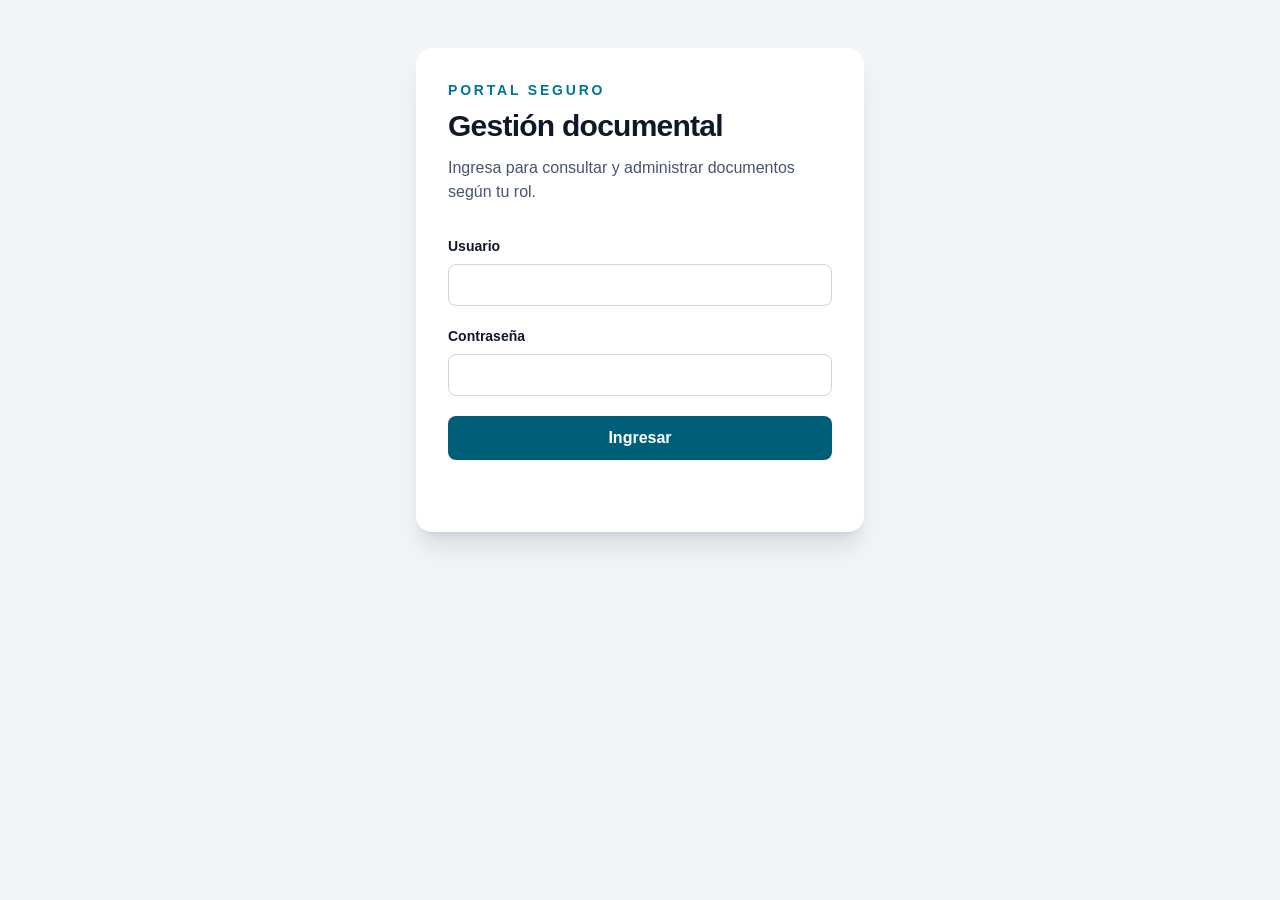
<file: web/index.html>
<!doctype html>
<html lang="es">
<head>
  <meta charset="utf-8">
  <meta name="viewport" content="width=device-width,initial-scale=1">
  <title>Ingresar | Gestión documental</title>
  <link rel="stylesheet" href="styles.css">
</head>
<body class="min-h-screen bg-slate-100 px-4 py-12 text-slate-900">
  <main class="mx-auto max-w-md rounded-2xl bg-white p-8 shadow-xl shadow-slate-900/10">
    <p class="text-sm font-semibold uppercase tracking-[0.2em] text-cyan-700">Portal seguro</p>
    <h1 class="mt-2 text-3xl font-bold tracking-tight">Gestión documental</h1>
    <p class="mt-3 text-slate-600">Ingresa para consultar y administrar documentos según tu rol.</p>
    <form id="login" class="mt-8 grid gap-5">
      <label class="grid gap-2 text-sm font-semibold">Usuario<input class="rounded-lg border border-slate-300 px-3 py-2.5 font-normal outline-none transition focus:border-cyan-700 focus:ring-2 focus:ring-cyan-700/20" name="username" autocomplete="username" required></label>
      <label class="grid gap-2 text-sm font-semibold">Contraseña<input class="rounded-lg border border-slate-300 px-3 py-2.5 font-normal outline-none transition focus:border-cyan-700 focus:ring-2 focus:ring-cyan-700/20" name="password" type="password" autocomplete="current-password" required></label>
      <button class="rounded-lg bg-cyan-800 px-4 py-2.5 font-semibold text-white transition hover:bg-cyan-900 focus:outline-none focus:ring-2 focus:ring-cyan-700 focus:ring-offset-2">Ingresar</button>
    </form>
    <p id="message" class="mt-4 min-h-6 text-sm" role="status"></p>
  </main>
  <script src="config.js"></script>
  <script src="login.js"></script>
</body>
</html>
</file>
